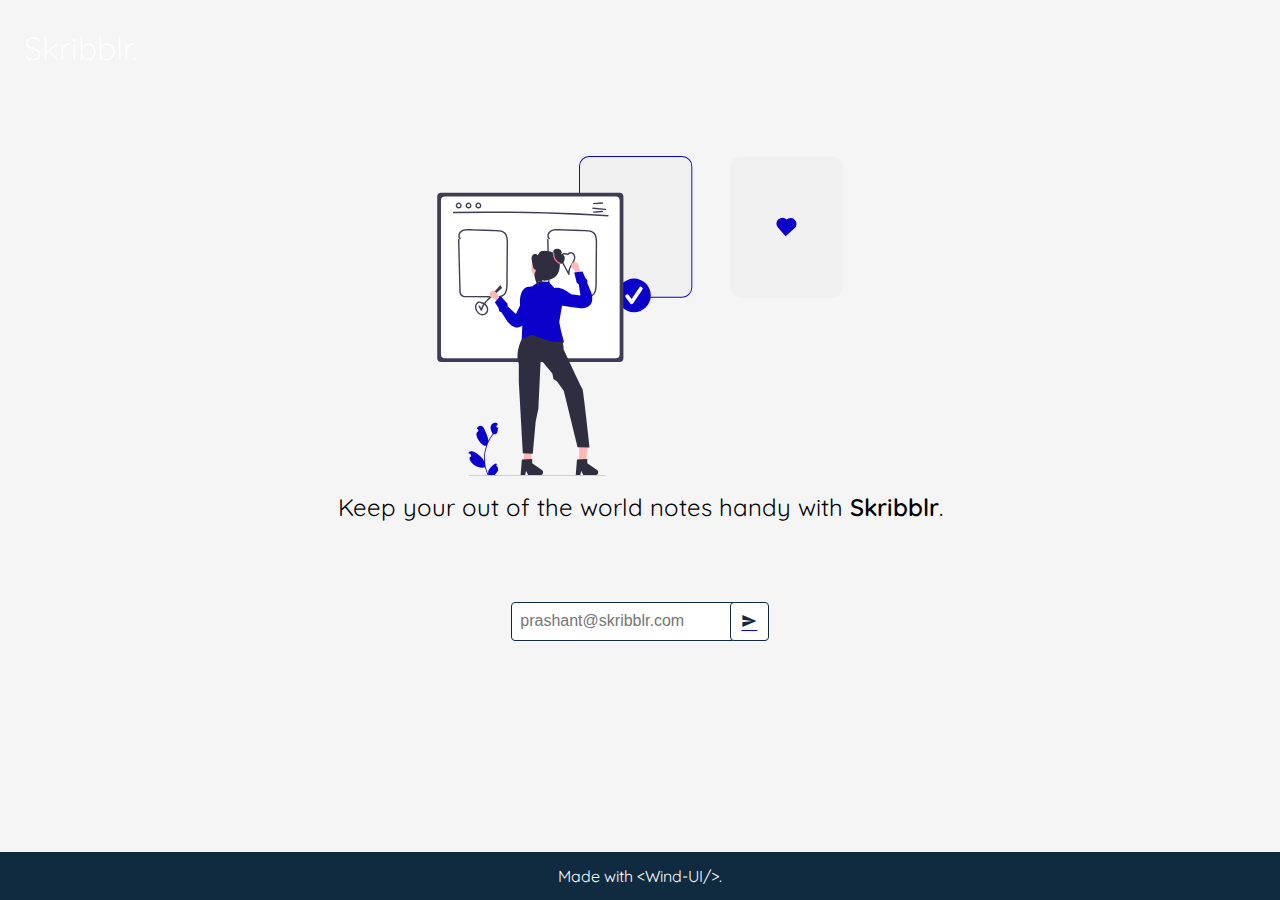
<file: index.html>
<!DOCTYPE html>
<html lang="en">
<head>
   
    <link rel="stylesheet" href="https://windui.netlify.app/wind.css">
    <link
    rel="stylesheet"
    href="https://fonts.googleapis.com/icon?family=Material+Icons" />
    <link rel="stylesheet" href="./styles.css">
   
    <meta charset="UTF-8">
    <meta http-equiv="X-UA-Compatible" content="IE=edge">
    <meta name="viewport" content="width=device-width, initial-scale=1.0">
    <title>Skribblr</title>
</head>
<body>

    <div class="nav">
        <div class="nav-logo" >
            <a href="./index.html">
         <h1>Skribblr.</h1>
         </a>

         
        </div>
    <div class="nav-menu">
    <!-- <ul class="nav-options">
    
    <li class="nav-item">  <a class="btn-link" href = "#">Documentation</a></li>
    <li class="nav-item"><a class="btn-link" href = "#">Installation</a></li>
    <li class="nav-item"><a class="btn-link" href = "#">Resources</a></li>
    </ul> -->
    </div>
    </div>


    <div class="home-parent">
        <div class="notes-hero">

            <img src="./Images/notes-hero.svg" class="notes-hero-img" alt="">
            <p class="hero-subtitle">
                Keep your out of the world notes handy with <span>Skribblr</span>.
            </p>
        </div>
    </div>
    

        <div class="email-input">
            <input type="text" class="email-field" placeholder="prashant@skribblr.com">
            <a href="./pages/notes-page.html">
                <div class="send-flex-wrapper">
                <span  class="material-icons send-icon"> send 
                </span>
                </div>
                </a>
</div>
   
    <div class="footer notes-footer">
        <p class="footer-text">
            Made with &lt;Wind-UI/&gt;.
        </p>
    </div>

</body>
</html>
</file>
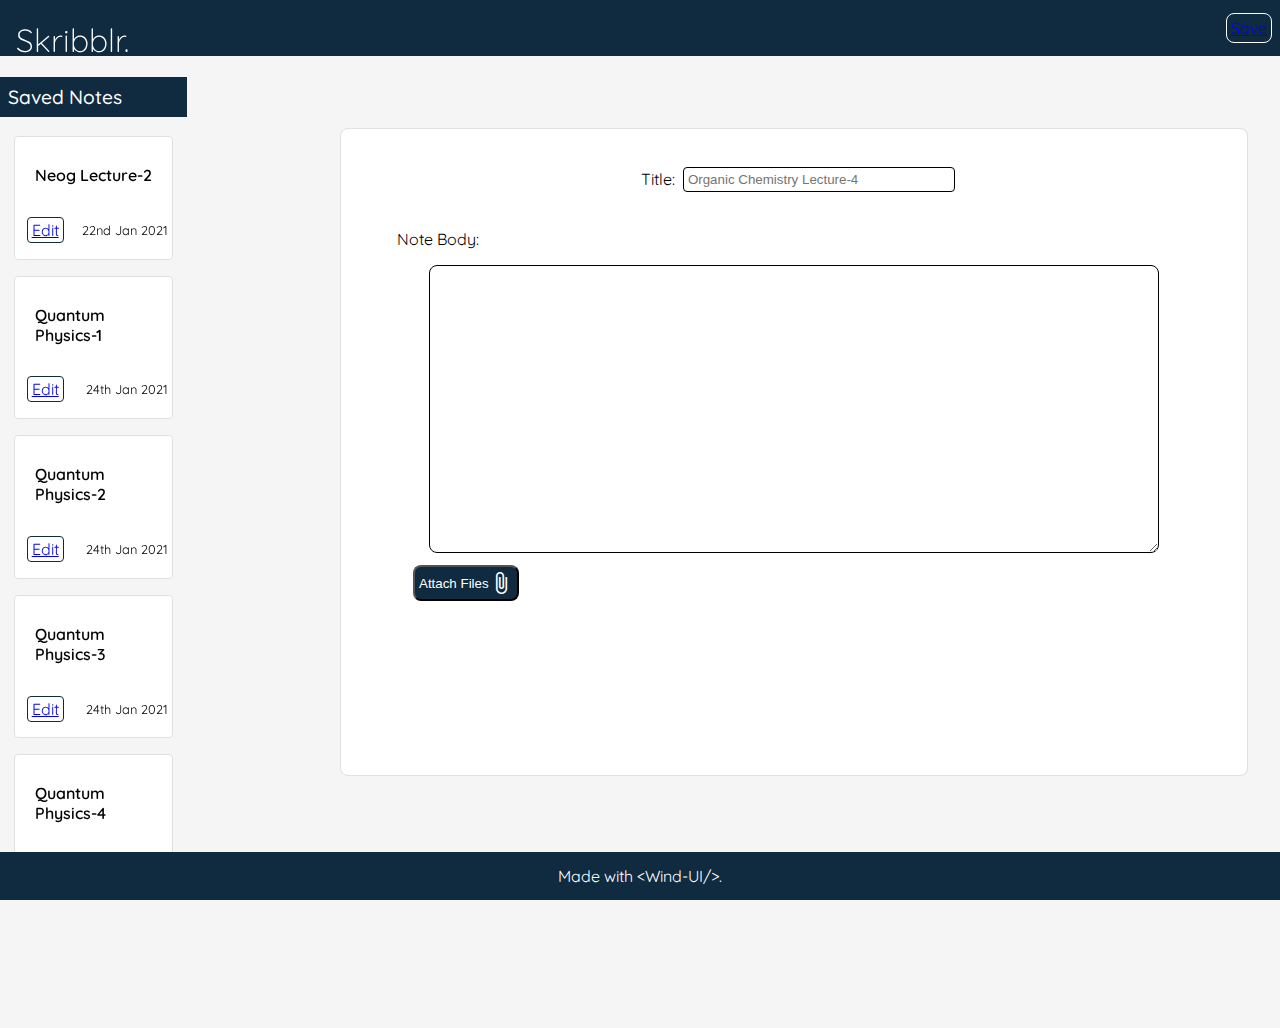
<file: pages/notes-page.html>
<!DOCTYPE html>
<html lang="en">
<head>
      <link rel="stylesheet" href="https://windui.netlify.app/wind.css">
    <link
    rel="stylesheet"
    href="https://fonts.googleapis.com/icon?family=Material+Icons+Outlined" />
    <link
    rel="stylesheet"
    href="https://fonts.googleapis.com/icon?family=Material+Icons" />
    <link rel="stylesheet" href="../styles.css">
    <link rel="stylesheet" href="./notes-page.css">
    <meta charset="UTF-8">
    <meta http-equiv="X-UA-Compatible" content="IE=edge">
    <meta name="viewport" content="width=device-width, initial-scale=1.0">
    <title>Skribblr.</title>
</head>
<body>
    <div class="page-parent">
        <!-- nav -->
        <div class="notes-nav">
            <div class="nav-logo" >
                <a href="../index.html">
             <h1>Skribblr.</h1>
             </a>
    
             
            </div>

        <div class=" nav-btn">  <a class="btn-link" href = "#">
            <div class="save-btn">
            Save</div></a>
        </div>

        </div>
        <!-- pge-body -->
        <div class="page-grid">
            <div class="past-saved-work">
                <p class="past-work-heading">
                    Saved Notes
                    <span class="material-icons-outlined collapse">
                        chevron_right
                        </span>
                        
                </p>
                <div class="notes-list-card">
                    <p class="notes-title">
                        Neog Lecture-2
                    </p>
                    <div class="flex-note-wrapper">
                        <a href="#">
                        <span class="flex-link-list">
                            Edit
                        </span>
                        </a>
                        <p class="notes-date">
                            22nd Jan 2021
                        </p>
                    </div>                    
                </div>

                <div class="notes-list-card">
                    <p class="notes-title">
                        Quantum Physics-1
                    </p>
                
                   
                    <div class="flex-note-wrapper">
                        <a href="#">
                        <span class="flex-link-list">
                            Edit
                        </span>
                        </a>
                        <p class="notes-date">
                            24th Jan 2021
                        </p>
                    </div>
                    
                </div>
                
                <div class="notes-list-card">
                    <p class="notes-title">
                        Quantum Physics-2
                    </p>
                    <div class="flex-note-wrapper">
                        <a href="#">
                        <span class="flex-link-list">
                            Edit
                        </span>
                        </a>
                        <p class="notes-date">
                            24th Jan 2021
                        </p>
                    </div>
                </div>

                <div class="notes-list-card">
                    <p class="notes-title">
                        Quantum Physics-3
                    </p>
                    <div class="flex-note-wrapper">
                        <a href="#">
                        <span class="flex-link-list">
                            Edit
                        </span>
                        </a>
                        <p class="notes-date">
                            24th Jan 2021
                        </p>
                    </div>
                </div>

                <div class="notes-list-card">
                    <p class="notes-title">
                        Quantum Physics-4
                    </p>
                    <div class="flex-note-wrapper">
                        <a href="#">
                        <span class="flex-link-list">
                            Edit
                        </span>
                        </a>
                        <p class="notes-date">
                            24th Jan 2021
                        </p>
                    </div>
                </div>

            </div>
            <div class="new-item">
                <!-- <p class="new-note-heading">
                   New Skribbl.
                </p> -->
                <div class="new-note-card">
                    <div class="new-note-title">
                        <p class="new-note-p">
                            Title:
                        </p>
                        <input type="text" class="new-note-tbox"placeholder="Organic Chemistry Lecture-4">
                     </div>
                     <p class="note-body-head">Note Body: </p>
                     <textarea class="note-textarea"  >
                         
                     </textarea>
                    <button class="attach-files">
                      Attach Files <span class="material-icons-outlined">attach_file</span>
                    
                    </button>
                </div>
            </div>
        </div>
        <div class="notes-footer">
            <p class="footer-text">
                Made with &lt;Wind-UI/&gt;.
            </p>
        </div>

    </div>
</body>
</html>
</file>
<file: styles.css>
@import url('https://fonts.googleapis.com/css2?family=Quicksand:wght@300;400;500;600;700&display=swap');
:root{
    margin: 0;
    padding: 0;
    border: 0;
  --primary-color:#102B3F;
    --secondary-blue:#0C00CB;
    font-family: 'Quicksand', sans-serif;
}
body{
    background-color: whitesmoke;
}
.nav-logo a, h1{
    font-weight: 300;
    margin: auto;
    margin-left: 1rem;
    color: white;
    text-decoration: none;
}
.notes-nav{
    display: flex;
    background-color: var(--primary-color);
    color: white;
   height: 3.5rem;
   position: fixed;
   top: 0;
   left: 0;
   right: 0;

}
.home-parent{
    margin-top: 5.5rem;  
    width: 100%;
}
.notes-hero{
    /* margin-top: 3.5rem; */
    text-align: center;
    width: 90%;
    margin: 1rem auto;
}
.notes-hero-img{
    margin-top: 3.5rem;
    display: block;
    width: 80%;
    margin: 1rem auto;
    height: 20rem;
}
.hero-subtitle{
    margin: 1rem;
    font-size: 1.5rem;
}
.hero-subtitle span{
    font-weight: 600;
}
.email-input{
   display: flex;
   justify-content: center;
    align-items: center;
    margin: 1rem auto;
    margin-top: 5rem;
    text-align: center;
    margin-bottom: 3.5rem;
    
}
.email-field{
    display: inline;
    border: 1px solid var(--primary-color);
    border-radius: 0.25rem;
    padding: 0.4rem 0.5rem;
    font-size: 1rem;
    height: 1.5rem;
    padding-right: 2.5rem;
}
.send-flex-wrapper{
    display: flex;
    justify-content: center;
    align-items: center;
    height: 1.5rem;
   border: 1px solid var(--primary-color);
   border-radius: 0.25rem;
   padding: 0.4rem; 
   margin-left: -2.4rem;
 background-color: white;
}
.send-flex-wrapper:hover{
    background-color: var(--primary-color);
    color: white;
}
.send-flex-wrapper:hover .send-icon{
    color: white;
}
.send-icon{ 
    border-radius: 0.25rem;
    margin: auto;
        font-size: 1rem;
    color: var(--primary-color);
    width: 1.5rem;
}

.notes-footer{
    width: 100%;
    position: fixed;
    bottom: 0;
    left: 0;
    right: 0;
    background-color:var(--primary-color);
    height: 3rem;
    display: flex;
    align-items: center;
    justify-content: center;
  }
  .footer-text{
    color: white;
  }
</file>
<file: pages/notes-page.css>
:root{
    margin: 0;
    padding: 0;
    border: 0;
  --primary-color:#102B3F;
    --secondary-blue:#0C00CB;
    --smoke-border: #e0e0e0;
    font-family: 'Quicksand', sans-serif;
}


.nav-logo a, h1{
    font-weight: 300;
    margin: auto;
    margin-left: 1rem;
    
}
.nav{
   height: 3.5rem;
   position: fixed;
   top: 0;
   left: 0;
   right: 0;
   z-index: 1;
}
.nav-btn{
    display: flex;
    justify-content: center;
    align-items: center;
    margin-left: auto;
    margin-right: 0.5rem;
}
.save-btn{
   
    border: 1px solid white;
    border-radius: 0.5rem;
    padding: 0.25rem ;
    margin-left: auto;
 
}

.page-grid{
    margin-top: 3.5rem;
    display: grid;
    grid-template-columns: repeat(4, [col-start] 1fr);
    padding: 2rem 1rem;
    background-color: whitesmoke;
    height: 100vh;
}
.past-saved-work{
    position: fixed;
    top: 3.6rem;
    left: 0;
    bottom: 3rem;
    overflow-y:scroll;
  overflow-x: hidden;
    grid-column: col-start  / 2;
 
}
.new-item{
  padding: 0.5rem;
    grid-column: col-start 2 /-1;
   
}

/* pastwork col */

.past-work-heading{
    position: sticky;
    width: 95%;
    top: 0;
    font-size: 1.2rem;
  background-color: var(--primary-color);
  text-align: center;
  color: white;
  padding:0.5rem;
    font-weight: 500;
    display: flex;
}

.notes-list-card{
    width: 80%;
    margin: 1rem auto;
    background-color: white;
    padding: 0.25rem;
    border-radius: 0.25rem;
   border: 1px solid var(--smoke-border);
}
.notes-title{
    font-weight: 600;
    padding: 1rem;
    margin: 0.5rem 0;
}
.flex-note-wrapper{
    display: flex;
    align-items: center;
    margin: 0.25rem 0;
}
.flex-link-list{
    border: 1px solid var(--primary-color);
    padding: 0.125rem 0.25rem;
    border-radius: 0.25rem;
    margin-left: 0.5rem;    
}
.notes-date{
    width: 100%;
    font-size: 0.8rem;
    text-align: end;
}

.new-note-card{
    margin-top: 2rem;
background-color: white;
border-radius: 0.5rem;
text-align: center;
height: 70vh;
padding: 0.5rem;
border: 1px solid var(--smoke-border);
}

.new-note-title{
    margin: 0.5rem;
    display: flex;
    align-items: center;
    justify-content: center;
}
.new-note-p{   
    padding: 0.5rem ;
    font-size: 1rem;
}
.new-note-tbox{
border: 1px solid black;
border-radius: 0.25rem;
padding: 0.25rem;
width: 30%;
}
.new-note-tbox:focus{
    border: 1.5px solid black;
}
.note-body-head{
    text-align: start;
    margin: 1rem 0;
    margin-left: 3rem;
}
.note-textarea{
    text-align: start;
    border-radius: 0.5rem;
    height: 30vh;
    padding: 0.5rem;
    width: 80%;
    border: 1px solid black;
}
.attach-files{

    display: flex;
    align-items: center;
    justify-content: center;
    padding: 0.25rem;
    margin: 0.5rem;
    margin-left: 4rem;
    border-radius: 0.5rem;
    color: white;
    background-color: var(--primary-color);
    text-align: start;
}

/* hover */
.notes-list-card:hover {

    background-color: var(--primary-color);
    color: white;
    cursor: pointer;
}
.notes-list-card:hover .flex-link-list{
border: 1px solid white;
}
.save-btn:hover,.attach-files:hover{
    cursor: pointer;
}

.collapse{
 display: none;

}
@media screen and (max-width:800px) {
  .notes-list-card{
      display: none;
  }
  .new-item{
    
      grid-column: col-start  /-1;
     
  }
  
.collapse{
    display: inline;   
   }
  
}
</file>
